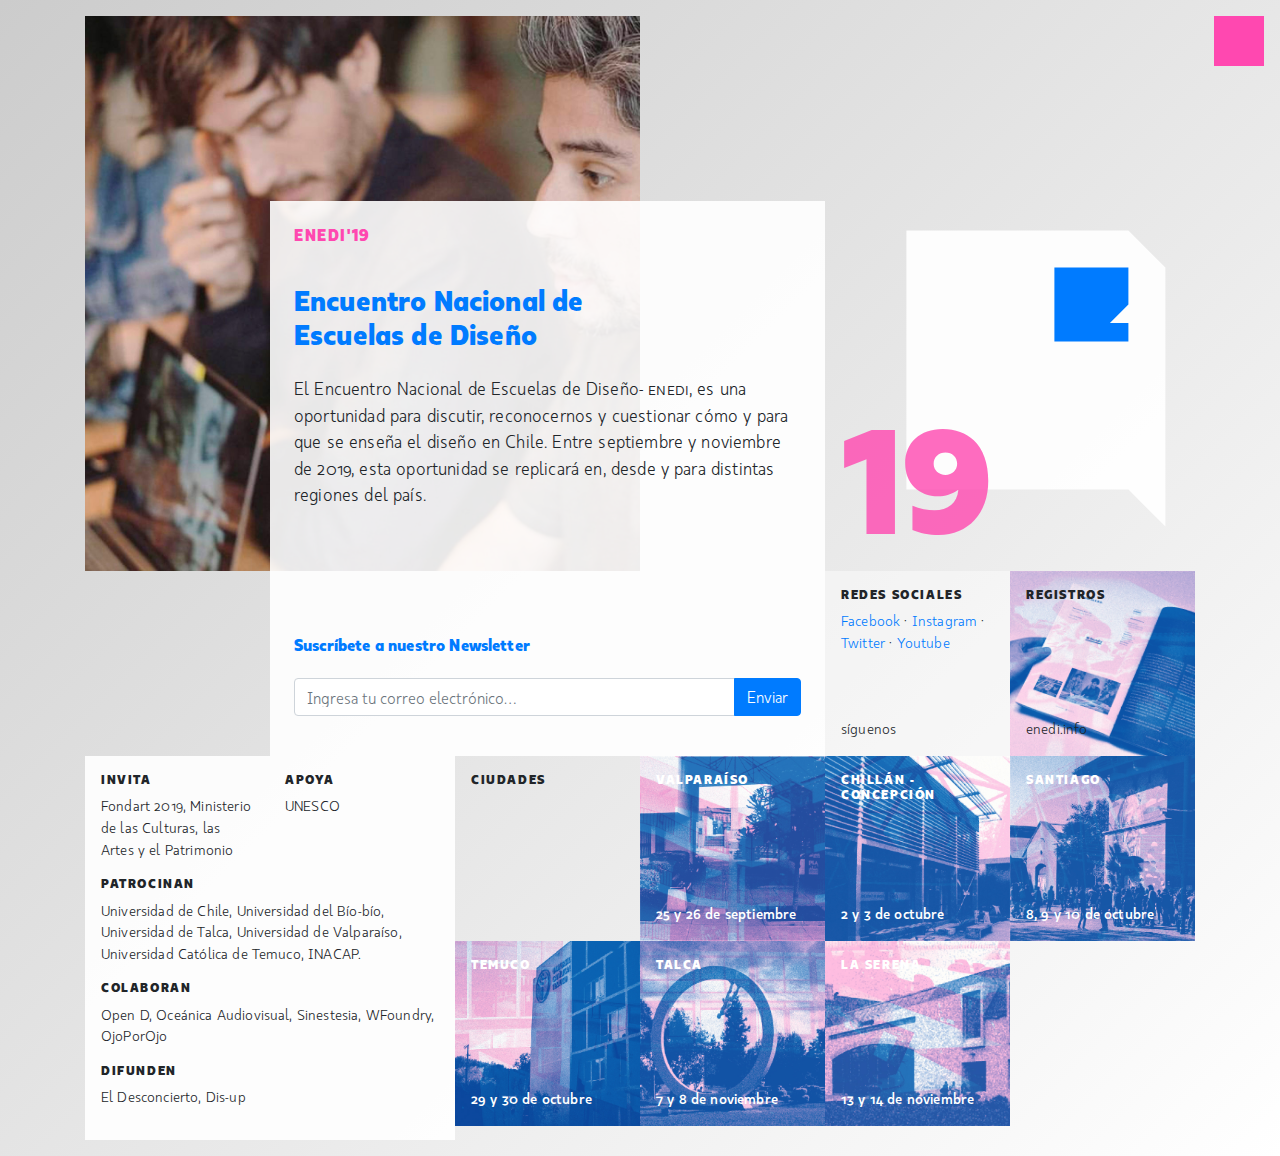
<file: index.html>
<!doctype html>
<html lang="es">

<head>
    <!-- Required meta tags -->
    <meta charset="utf-8">
    <meta name="viewport" content="width=device-width, initial-scale=1, shrink-to-fit=no">
    <meta name="robots" content="noindex,nofollow">
    <!-- Bootstrap CSS -->
    <link rel="stylesheet" href="https://stackpath.bootstrapcdn.com/bootstrap/4.3.1/css/bootstrap.min.css" integrity="sha384-ggOyR0iXCbMQv3Xipma34MD+dH/1fQ784/j6cY/iJTQUOhcWr7x9JvoRxT2MZw1T" crossorigin="anonymous">
    <link rel="stylesheet" href="https://use.fontawesome.com/releases/v5.8.2/css/all.css" integrity="sha384-oS3vJWv+0UjzBfQzYUhtDYW+Pj2yciDJxpsK1OYPAYjqT085Qq/1cq5FLXAZQ7Ay" crossorigin="anonymous">
    <link rel="stylesheet" href="style.css">
    <title>ENEDI'19</title>
</head>


<body>

    <a class="menu-toggle" href="#">
        <i class="fas fa-bars"></i>
    </a>

    <nav id="sidebar-wrapper">
        <ul class="sidebar-nav">
            <li class="sidebar-brand">
                <a class="js-scroll-trigger" href="index.html">ENEDI'19</a>
            </li>
            <li class="sidebar-nav-item">
                <a class="js-scroll-trigger" href="page.html">SOMOS (Manifiesto, Objetivos, Equipo)</a>
            </li>
            <li class="sidebar-nav-item">
                <a class="js-scroll-trigger" href="page.html">VERSIONES (2017, 2014, ANTECEDENTES)</a>
            </li>
             <li class="sidebar-nav-item">
                <a class="js-scroll-trigger" href="page.html">KIT DE PRENSA</a>
            </li>
             <li class="sidebar-nav-item">
                <a class="js-scroll-trigger" href="page.html">NOTICIAS</a>
            </li>
             <li class="sidebar-nav-item">
                <a class="js-scroll-trigger" href="page.html">CONTACTO</a>
            </li>
             <li class="sidebar-nav-item">
                <a class="js-scroll-trigger" href="http://www.enedi.info"><i class="fas fa-external-link-alt"></i> ENEDI INFO</a>
            </li>
        </ul>
    </nav>

    <div class="container my-3">
        <!-- - - - - - - - - -->
        <div class="row d-flex no-gutters" id="top">
            <div class="col-3 col-sm-2">
                <div class="abajo d-lg-none d-xl-none">

                        <svg viewBox="0 0 100 100">
                            <g>
                                <path fill="rgb(128,98,216)" d="M70,0H10v75h60l15,15V15L70,0z M70,35L55,50h15v10H25V15h45V35z"/>
                            </g>
                        </svg>

                </div>
            </div>
            <div class="col-9 col-sm-10 col-lg-6 p-3 p-sm-4" id="about">
                <div class="cuadrado">

                <div class="arriba">
                    <h1>ENEDI'19</h1>
                    <h2>Encuentro Nacional de Escuelas de Diseño</h2>
                    <p class="lead">El Encuentro Nacional de Escuelas de Diseño- <span style="font-variant: small-caps;">enedi</span>, es una oportunidad para discutir, reconocernos y cuestionar cómo y para que se enseña el diseño en Chile. Entre septiembre y noviembre de 2019, esta oportunidad se replicará en, desde y para distintas regiones del país.</p>
                </div>
                <div class="abajo">
                    <h3>Suscríbete a nuestro Newsletter</h3>
                    <div class="input-group mb-3">
                    <input type="text" class="form-control" placeholder="Ingresa tu correo electrónico…" aria-label="Ingresa tu correo electrónico…" aria-describedby="button-addon2">
                    <div class="input-group-append">
                    <button class="btn btn-primary" type="button">Enviar</button>
                    </div>
                </div>
                </div>

                </div>
            </div>
            <div class="col-12 col-lg-4">
                <div class="row d-flex no-gutters">
                    <div class="col-12 d-none d-lg-block d-xl-block">
                       <svg viewBox="0 0 100 100">
                        <g transform="translate(-8,8)">
                            <polygon fill="white" opacity=".9" points="100,10 90,0 30,0 30,70 90,70 100,80"/>
                            <polygon fill="rgb(0,123,255)" points="90,20 90,10 70,10 70,30 90,30 90,25 85,25"/>
                        </g>
                            <text x="5" y="90" fill="rgb(255,72,176)" opacity=".8" style="font-size:40px; font-family: 'KappaDisplay', sans-serif;font-weight: 900;">19</text>
                        </svg>
                    </div>
                    <div class="col-md-6 p-3" id="social">
                        <div class="cuadrado">


                            <div class="arriba">
                                <h4>redes sociales</h4>
                                <p><a href="https://www.facebook.com/enedi.cl/">Facebook</a> · <a href="https://www.instagram.com/enedi.cl/">Instagram</a> · <a href="https://twitter.com/enedicl">Twitter</a> · <a href="https://www.youtube.com/user/enedi14">Youtube</a></p>
                            </div>

                            <div class="abajo">
                                <p>síguenos</p>
                            </div>

                        </div>
                    </div>
                    <div class="col-md-6 p-3" id="info">
                        <div class="cuadrado">
                        <div class="arriba">
                            <h4>registros</h4>
                        </div>

                        <div class="abajo">
                            <p>enedi.info</p>
                        </div>

                        </div>
                    </div>
                </div>
            </div>
        </div>
        <!-- - - - - - - - - -->
        <div class="row d-flex no-gutters">


            <div class="col-12 col-lg-8 order-lg-2">
                <div class="row d-flex no-gutters">

                    <!-- ------ -->

                    <div class="col-6 col-sm-6 col-md-3 col-lg-3 p-3">
                        <div class="cuadrado">
                            <div class="arriba"><h4>Ciudades</h4></div>
                        </div>
                    </div>

                    <!-- ------ -->

                    <div class="col-6 col-sm-6 col-md-3 col-lg-3 p-3" id="valpo">
                        <div class="cuadrado">
                            <div class="arriba text-white"><h4>Valparaíso</h4></div>
                            <div class="abajo"><a href="#">25 y 26 de septiembre</a></div>
                        </div>
                    </div>

                    <!-- ------ -->


                    <div class="col-6 col-sm-6 col-md-3 col-lg-3 p-3" id="concellan">
                        <div class="cuadrado">
                            <div class="arriba text-white"><h4>Chillán -<br/>Concepción</h4></div>
                            <div class="abajo"><a href="#">2 y 3 de octubre</a></div>
                        </div>
                    </div>

                    <!-- ------ -->

                    <div class="col-6 col-sm-6 col-md-3 col-lg-3 p-3" id="stgo">
                        <div class="cuadrado">
                            <div class="arriba text-white"><h4>Santiago</h4></div>
                            <div class="abajo"><a href="#">8, 9 y 10 de octubre</a></div>
                        </div>
                    </div>

                    <!-- ------ -->


                    <div class="col-6 col-sm-6 col-md-3 col-lg-3 p-3" id="temuco">
                        <div class="cuadrado">
                            <div class="arriba text-white"><h4>Temuco</h4></div>
                            <div class="abajo"><a href="#">29 y 30 de octubre</a></div>
                        </div>
                    </div>

                    <!-- ------ -->

                    <div class="col-6 col-sm-6 col-md-3 col-lg-3 p-3" id="talca">
                        <div class="cuadrado">
                            <div class="arriba text-white"><h4>Talca</h4></div>
                            <div class="abajo"><a href="#">7 y 8 de noviembre</a></div>
                        </div>
                    </div>

                    <!-- ------ -->

                    <div class="col-6 col-sm-6 col-md-3 col-lg-3 p-3" id="serena">
                        <div class="cuadrado">
                            <div class="arriba text-white"><h4>La Serena</h4></div>
                            <div class="abajo"><a href="#">13 y 14 de noviembre</a></div>
                        </div>
                    </div>

                    <!-- ------ -->

                    <div class="col-6 col-sm-6 col-md-3 col-lg-3 p-3">
                        <div class="cuadrado"></div>
                    </div>
                </div>
            </div>

            <div class="col-lg-4 p-3 order-lg-1" id="support">
                <div class="cuadrado">
                    <div class="row">
                        <div class="col-6">
                        <h4>invita</h4>
                        <p>Fondart 2019, Ministerio de las Culturas, las Artes y el Patrimonio</p>
                        </div>
                        <div class="col-3">
                        <h4>apoya</h4>
                        <p>UNESCO</p>
                        </div>
                        <div class="col-12">
                        <h4>patrocinan</h4>
                        <p>Universidad de Chile, Universidad del Bío-bío, Universidad de Talca, Universidad de Valparaíso, Universidad Católica de Temuco, INACAP.</p>
                        </div>
                        <div class="col-12">
                        <h4>colaboran</h4>
                        <p>Open D, Oceánica Audiovisual, Sinestesia, WFoundry, OjoPorOjo</p>
                        </div>
                        <div class="col-12">
                        <h4>difunden</h4>
                        <p>El Desconcierto, Dis-up</p>
                        </div>
                    </div>



                </div>
            </div>


        </div>
        <!-- - - - - - - - - -->
    </div>


    <!-- Optional JavaScript -->
    <!-- jQuery first, then Popper.js, then Bootstrap JS -->
    <script src="https://code.jquery.com/jquery-3.3.1.slim.min.js" integrity="sha384-q8i/X+965DzO0rT7abK41JStQIAqVgRVzpbzo5smXKp4YfRvH+8abtTE1Pi6jizo" crossorigin="anonymous"></script>
    <script src="https://cdnjs.cloudflare.com/ajax/libs/popper.js/1.14.7/umd/popper.min.js" integrity="sha384-UO2eT0CpHqdSJQ6hJty5KVphtPhzWj9WO1clHTMGa3JDZwrnQq4sF86dIHNDz0W1" crossorigin="anonymous"></script>
    <script src="https://stackpath.bootstrapcdn.com/bootstrap/4.3.1/js/bootstrap.min.js" integrity="sha384-JjSmVgyd0p3pXB1rRibZUAYoIIy6OrQ6VrjIEaFf/nJGzIxFDsf4x0xIM+B07jRM" crossorigin="anonymous"></script>

    <script>

    var w, h_full, h_half, h_quarter

    $(window).on('load resize', function () {
        w = Number(document.getElementsByTagName("body")[0].offsetWidth);
        h_grande = Number(document.getElementById("about").offsetWidth);
        h_medio = Number(document.getElementById("support").offsetWidth)
        h_chico = Number(document.getElementById("stgo").offsetWidth);

        console.log(w);
        console.log(h_grande);
        console.log(h_medio);
        console.log(h_chico);



        $("#brand").css("min-height", (h_medio) + "px");
        $("#support").css("min-height", (h_medio) + "px");

        $("#top").css("padding-top", (h_chico) + "px");

        $("#social,#info,#temuco,#valpo,#temuco,#concellan,#serena,#stgo").css("min-height", (h_chico) + "px");

        if(w < 576){
            $("#top").css("padding-top", (h_chico/2) + "px");
        }

        if(w > 992){
            $("#about").css("min-height", (h_grande) + "px");
        }

    });

    $(".menu-toggle").click(function(e) {
        e.preventDefault();
        $("#sidebar-wrapper").toggleClass("active");
        $(".menu-toggle > .fa-bars, .menu-toggle > .fa-times").toggleClass("fa-bars fa-times");
        $(this).toggleClass("active");
    });

    $('#sidebar-wrapper .js-scroll-trigger').click(function() {
            $("#sidebar-wrapper").removeClass("active");
            $(".menu-toggle").removeClass("active");
            $(".menu-toggle > .fa-bars, .menu-toggle > .fa-times").toggleClass("fa-bars fa-times");
    });
</script>

</body>

</html>
</file>
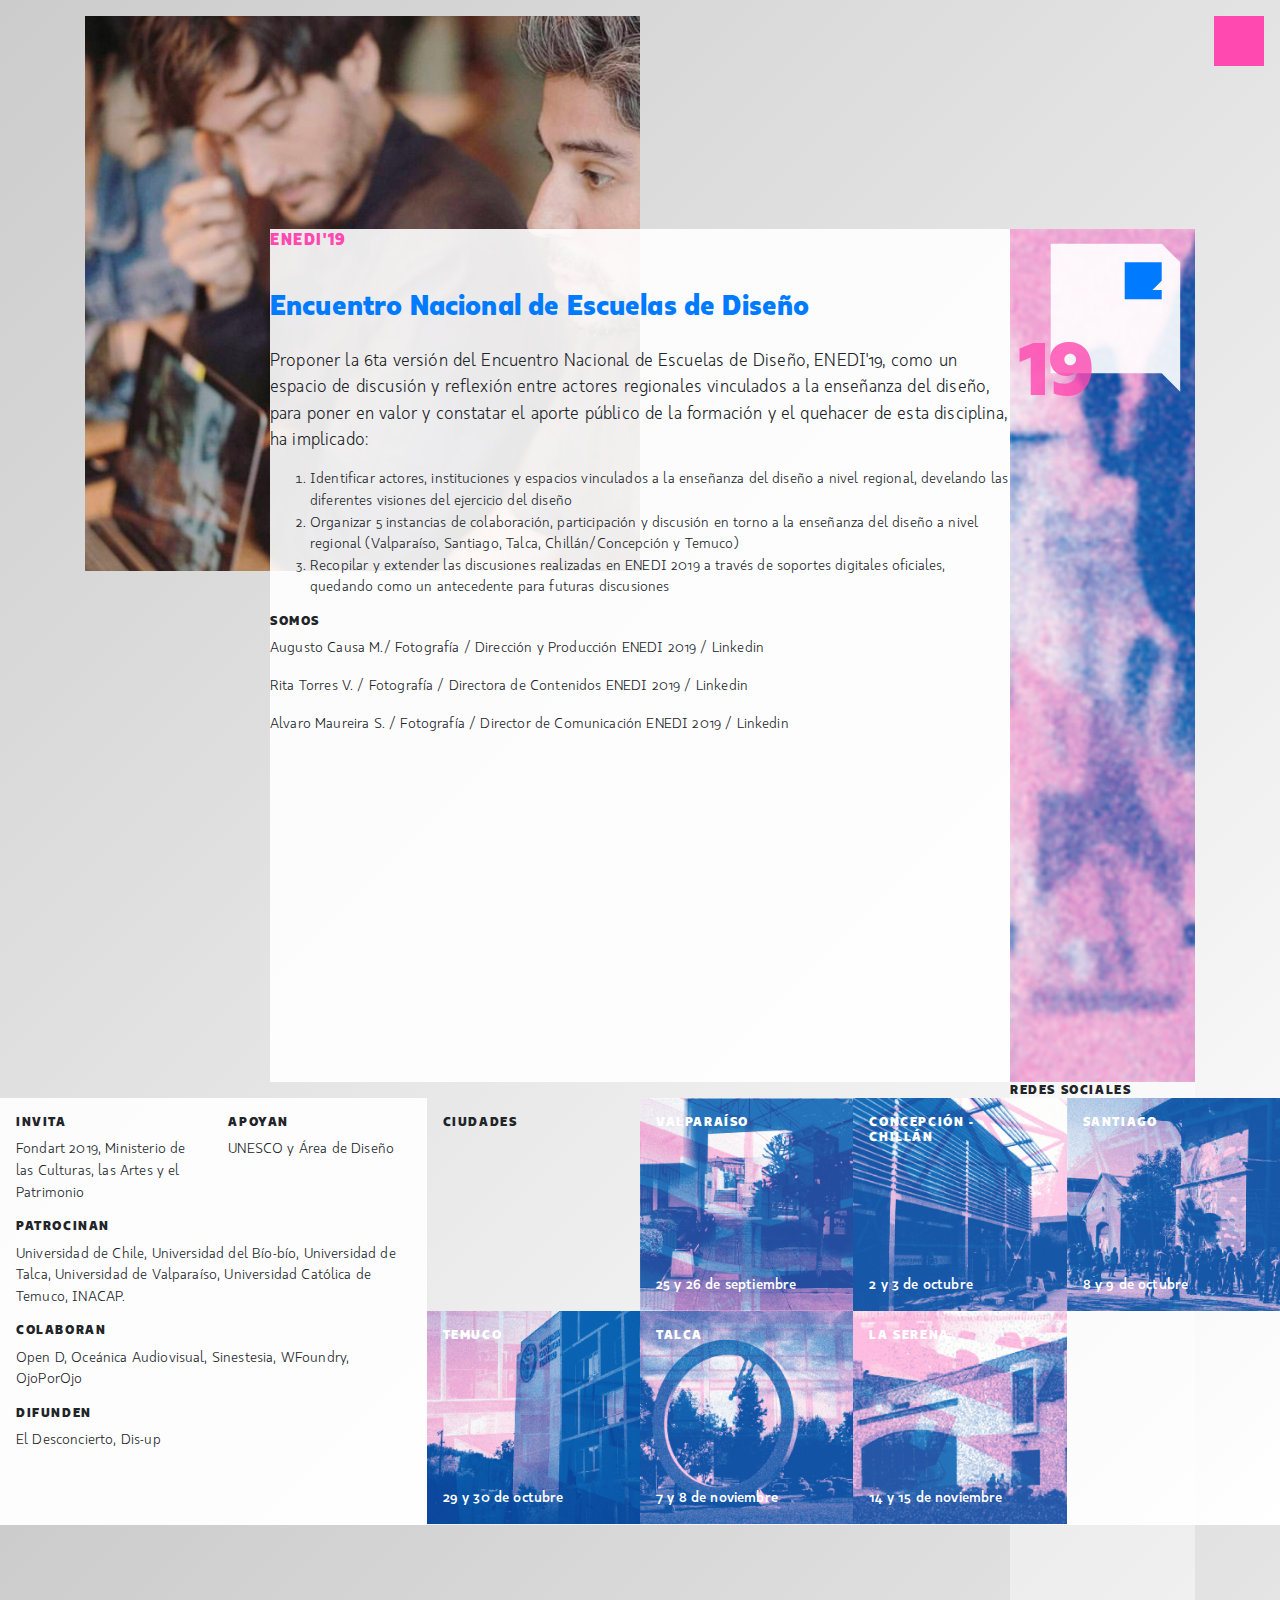
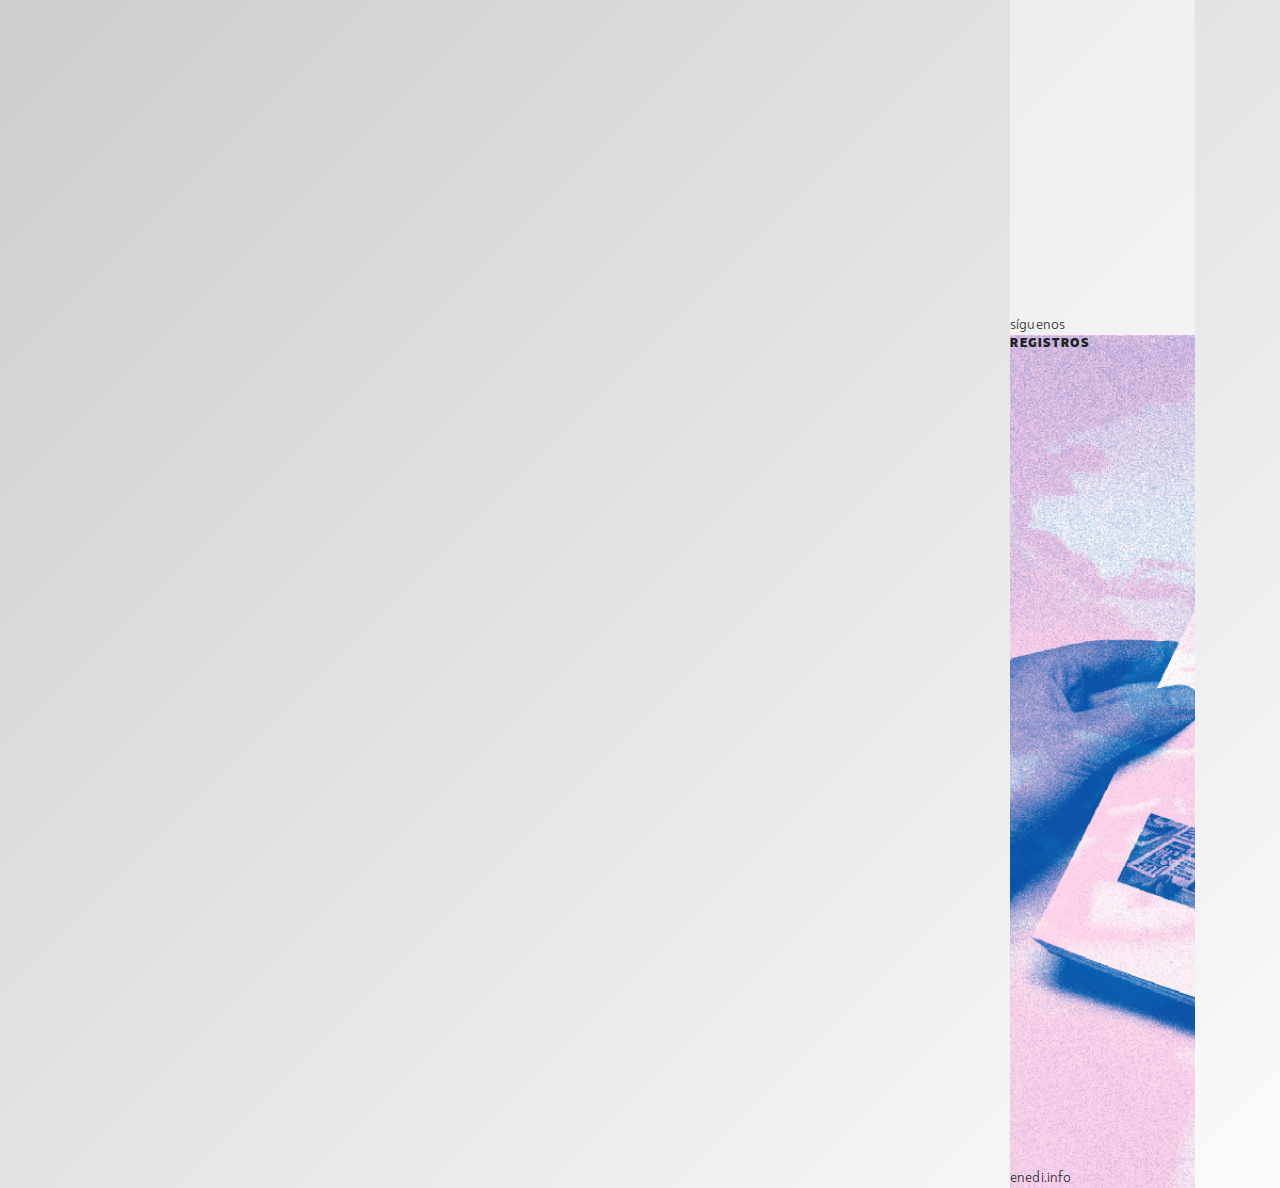
<file: page.html>
<!doctype html>
<html lang="es">

<head>
    <!-- Required meta tags -->
    <meta charset="utf-8">
    <meta name="viewport" content="width=device-width, initial-scale=1, shrink-to-fit=no">
    <meta name="robots" content="noindex,nofollow">
    <!-- Bootstrap CSS -->
    <link rel="stylesheet" href="https://stackpath.bootstrapcdn.com/bootstrap/4.3.1/css/bootstrap.min.css" integrity="sha384-ggOyR0iXCbMQv3Xipma34MD+dH/1fQ784/j6cY/iJTQUOhcWr7x9JvoRxT2MZw1T" crossorigin="anonymous">
    <link rel="stylesheet" href="https://use.fontawesome.com/releases/v5.8.2/css/all.css" integrity="sha384-oS3vJWv+0UjzBfQzYUhtDYW+Pj2yciDJxpsK1OYPAYjqT085Qq/1cq5FLXAZQ7Ay" crossorigin="anonymous">
    <link rel="stylesheet" href="style.css">
    <title>ENEDI'19</title>
</head>


<body>

    <a class="menu-toggle" href="#">
        <i class="fas fa-bars"></i>
    </a>

    <nav id="sidebar-wrapper">
        <ul class="sidebar-nav">
            <li class="sidebar-brand">
                <a class="js-scroll-trigger" href="index.html">ENEDI'19</a>
            </li>
            <li class="sidebar-nav-item">
                <a class="js-scroll-trigger" href="page.html">SOMOS (Manifiesto, Objetivos, Equipo)</a>
            </li>
            <li class="sidebar-nav-item">
                <a class="js-scroll-trigger" href="page.html">VERSIONES (2017, 2014, ANTECEDENTES)</a>
            </li>
             <li class="sidebar-nav-item">
                <a class="js-scroll-trigger" href="page.html">KIT DE PRENSA</a>
            </li>
             <li class="sidebar-nav-item">
                <a class="js-scroll-trigger" href="page.html">NOTICIAS</a>
            </li>
             <li class="sidebar-nav-item">
                <a class="js-scroll-trigger" href="page.html">CONTACTO</a>
            </li>
             <li class="sidebar-nav-item">
                <a class="js-scroll-trigger" href="http://www.enedi.info"><i class="fas fa-external-link-alt"></i> ENEDI INFO</a>
            </li>
        </ul>
    </nav>

    <div class="container my-3">
        <!-- - - - - - - - - -->
        <div class="row d-flex no-gutters" id="top">
            <div class="col-3 col-sm-2">
                <div class="abajo d-lg-none d-xl-none">

                        <svg viewBox="0 0 100 100">
                            <g>
                                <path fill="rgb(128,98,216)" d="M70,0H10v75h60l15,15V15L70,0z M70,35L55,50h15v10H25V15h45V35z"/>
                            </g>
                        </svg>
                    
                </div>
            </div>
            <div class="col-9 col-sm-8" id="about">

                    <h1>ENEDI'19</h1>
                    <h2>Encuentro Nacional de Escuelas de Diseño</h2>
                    <p class="lead">Proponer la 6ta versión del Encuentro Nacional de Escuelas de Diseño, ENEDI'19, como un espacio de discusión y reflexión entre actores regionales vinculados a la enseñanza del diseño, para poner en valor y constatar el aporte público de la formación y el quehacer de esta disciplina, ha implicado:</p>
                    <ol>
                    <li>Identificar actores, instituciones y espacios vinculados a la enseñanza del diseño a nivel regional, develando las diferentes visiones del ejercicio del diseño</li>
                    <li>Organizar 5 instancias de colaboración, participación y discusión en torno a la enseñanza del diseño a nivel regional (Valparaíso, Santiago, Talca, Chillán/Concepción y Temuco)</li>
                    <li>Recopilar y extender las discusiones realizadas en ENEDI 2019 a través de soportes digitales oficiales, quedando como un antecedente para futuras discusiones</li>
                    </ol>
                    <h4>Somos</h4>
                    <p>Augusto Causa M./  Fotografía / Dirección y Producción ENEDI 2019 / Linkedin</p>
                    <p>Rita Torres V. / Fotografía / Directora de Contenidos ENEDI 2019 / Linkedin</p>
                    <p>Alvaro Maureira S. / Fotografía / Director de Comunicación ENEDI 2019 / Linkedin</p>

            </div>
            
            <div class="col-12 col-sm-2">
                    <div id="brand" class="cuadrado">
                        
                       <svg viewBox="0 0 100 100">
                        <g transform="translate(-8,8)">
                            <polygon fill="white" opacity=".9" points="100,10 90,0 30,0 30,70 90,70 100,80"/>
                            <polygon fill="rgb(0,123,255)" points="90,20 90,10 70,10 70,30 90,30 90,25 85,25"/>
                        </g>
                            <text x="5" y="90" fill="rgb(255,72,176)" opacity=".8" style="font-size:40px; font-family: 'KappaDisplay', sans-serif;font-weight: 900;">19</text>
                        </svg>

                    </div>
                    <div id="social" class="cuadrado">                            

                            <div class="arriba">
                                <h4>redes sociales</h4>
                                <p><a href="https://www.facebook.com/enedi.cl/">Facebook</a> · <a href="https://www.instagram.com/enedi.cl/">Instagram</a> · <a href="https://twitter.com/enedicl">Twitter</a> · <a href="https://www.youtube.com/user/enedi14">Youtube</a></p>
                            </div>

                            <div class="abajo">
                                <p>síguenos</p>
                            </div>

                    </div>
                    <div id="info" class="cuadrado">
                        <div class="arriba">
                            <h4>registros</h4>
                        </div>

                        <div class="abajo">
                            <p>enedi.info</p>
                        </div>

                    </div>
                </div>
            </div>
        </div>
        <!-- - - - - - - - - -->
        <div class="row d-flex no-gutters">


            <div class="col-12 col-lg-8 order-lg-2">
                <div class="row d-flex no-gutters">
                    
                    <!-- ------ -->
                    
                    <div class="col-6 col-sm-6 col-md-3 col-lg-3 p-3">
                        <div class="cuadrado">
                            <div class="arriba"><h4>Ciudades</h4></div>
                        </div>
                    </div>

                    <!-- ------ -->
                    
                    <div class="col-6 col-sm-6 col-md-3 col-lg-3 p-3" id="valpo">
                        <div class="cuadrado">
                            <div class="arriba text-white"><h4>Valparaíso</h4></div>
                            <div class="abajo"><a href="#">25 y 26 de septiembre</a></div>
                        </div>
                    </div>

                    <!-- ------ -->


                    <div class="col-6 col-sm-6 col-md-3 col-lg-3 p-3" id="concellan">
                        <div class="cuadrado">
                            <div class="arriba text-white"><h4>Concepción -<br />Chillán</h4></div>
                            <div class="abajo"><a href="#">2 y 3 de octubre</a></div>
                        </div>
                    </div>

                    <!-- ------ -->     

                    <div class="col-6 col-sm-6 col-md-3 col-lg-3 p-3" id="stgo">
                        <div class="cuadrado">
                            <div class="arriba text-white"><h4>Santiago</h4></div>
                            <div class="abajo"><a href="#">8 y 9 de octubre</a></div>
                        </div>
                    </div>

                    <!-- ------ -->               
 
 
                    <div class="col-6 col-sm-6 col-md-3 col-lg-3 p-3" id="temuco">
                        <div class="cuadrado">
                            <div class="arriba text-white"><h4>Temuco</h4></div>
                            <div class="abajo"><a href="#">29 y 30 de octubre</a></div>
                        </div>
                    </div>

                    <!-- ------ -->
 
                    <div class="col-6 col-sm-6 col-md-3 col-lg-3 p-3" id="talca">
                        <div class="cuadrado">
                            <div class="arriba text-white"><h4>Talca</h4></div>
                            <div class="abajo"><a href="#">7 y 8 de noviembre</a></div>
                        </div>
                    </div>

                    <!-- ------ -->

                    <div class="col-6 col-sm-6 col-md-3 col-lg-3 p-3" id="serena">
                        <div class="cuadrado">
                            <div class="arriba text-white"><h4>La Serena</h4></div>
                            <div class="abajo"><a href="#">14 y 15 de noviembre</a></div>
                        </div>
                    </div>

                    <!-- ------ -->

                    <div class="col-6 col-sm-6 col-md-3 col-lg-3 p-3">
                        <div class="cuadrado"></div>
                    </div>
                </div>
            </div>  

            <div class="col-lg-4 p-3 order-lg-1" id="support">
                <div class="cuadrado">
                    <div class="row">
                        <div class="col-6">
                        <h4>invita</h4>
                        <p>Fondart 2019, Ministerio de las Culturas, las Artes y el Patrimonio</p>                            
                        </div>
                        <div class="col-6">
                        <h4>apoyan</h4>
                        <p>UNESCO y Área de Diseño</p>                            
                        </div>
                        <div class="col-12">
                        <h4>patrocinan</h4>
                        <p>Universidad de Chile, Universidad del Bío-bío, Universidad de Talca, Universidad de Valparaíso, Universidad Católica de Temuco, INACAP.</p>                            
                        </div>
                        <div class="col-12">
                        <h4>colaboran</h4>
                        <p>Open D, Oceánica Audiovisual, Sinestesia, WFoundry, OjoPorOjo</p>
                        </div>
                        <div class="col-12">
                        <h4>difunden</h4>
                        <p>El Desconcierto, Dis-up</p>
                        </div>
                    </div>



                </div>
            </div>


        </div>
        <!-- - - - - - - - - -->
    </div>


    <!-- Optional JavaScript -->
    <!-- jQuery first, then Popper.js, then Bootstrap JS -->
    <script src="https://code.jquery.com/jquery-3.3.1.slim.min.js" integrity="sha384-q8i/X+965DzO0rT7abK41JStQIAqVgRVzpbzo5smXKp4YfRvH+8abtTE1Pi6jizo" crossorigin="anonymous"></script>
    <script src="https://cdnjs.cloudflare.com/ajax/libs/popper.js/1.14.7/umd/popper.min.js" integrity="sha384-UO2eT0CpHqdSJQ6hJty5KVphtPhzWj9WO1clHTMGa3JDZwrnQq4sF86dIHNDz0W1" crossorigin="anonymous"></script>
    <script src="https://stackpath.bootstrapcdn.com/bootstrap/4.3.1/js/bootstrap.min.js" integrity="sha384-JjSmVgyd0p3pXB1rRibZUAYoIIy6OrQ6VrjIEaFf/nJGzIxFDsf4x0xIM+B07jRM" crossorigin="anonymous"></script>

    <script>

    var w, h_full, h_half, h_quarter

    $(window).on('load resize', function () {
        w = Number(document.getElementsByTagName("body")[0].offsetWidth);
        h_grande = Number(document.getElementById("about").offsetWidth);
        h_medio = Number(document.getElementById("support").offsetWidth)
        h_chico = Number(document.getElementById("stgo").offsetWidth);

        console.log(w);
        console.log(h_grande);
        console.log(h_medio);
        console.log(h_chico);

        

        $("#brand").css("min-height", (h_medio) + "px");
        $("#support").css("min-height", (h_medio) + "px");

        $("#top").css("padding-top", (h_chico) + "px");

        $("#social,#info,#temuco,#valpo,#temuco,#concellan,#serena,#stgo").css("min-height", (h_chico) + "px");

        if(w < 576){
            $("#top").css("padding-top", (h_chico/2) + "px");
        }

        if(w > 992){
            $("#about").css("min-height", (h_grande) + "px");
        }

    });

    $(".menu-toggle").click(function(e) {
        e.preventDefault();
        $("#sidebar-wrapper").toggleClass("active");
        $(".menu-toggle > .fa-bars, .menu-toggle > .fa-times").toggleClass("fa-bars fa-times");
        $(this).toggleClass("active");
    });

    $('#sidebar-wrapper .js-scroll-trigger').click(function() {
            $("#sidebar-wrapper").removeClass("active");
            $(".menu-toggle").removeClass("active");
            $(".menu-toggle > .fa-bars, .menu-toggle > .fa-times").toggleClass("fa-bars fa-times");
    });
</script>

</body>

</html>
</file>
<file: style.css>
@font-face {
  font-family: 'KappaDisplay';
  font-style: normal;
  font-weight: 900;
  src: local('KappaDisplay Black'), local('KappaDisplay-Black'), url(fonts/KappaDisplay-Black.woff2) format('woff2');
}

@font-face {
  font-family: 'KappaText';
  font-style: normal;
  font-weight: 400;
  src: local('KappaText Book'), local('KappaText-Book'), url(fonts/KappaText-Book.woff2) format('woff2');
}

@font-face {
  font-family: 'KappaText Bold';
  font-style: normal;
  font-weight: 800;
  src: local('KappaText Bold'), local('KappaText-Bold'), url(fonts/KappaText-Bold.woff2) format('woff2');
}


body {
    font-family: 'KappaText', sans-serif;
    font-weight: 400;
    letter-spacing: 0.01rem;
    line-height: 1.5;
    font-size: 0.9rem;
    background: linear-gradient(135deg,#ccc,#fff);
}


h1,
h2,
h3,
h4,
h5,
h6,
#year {
    font-family: 'KappaDisplay', sans-serif;
    font-weight: 900;
}


h1 {
    font-size: 1rem;
    padding-bottom: 1rem;
    letter-spacing: 0.1rem;
    color: rgb(255,72,176);
}

h2 {
    font-size: 1.75rem;
    color: rgb(0,123,255);
    padding: 1rem 0;
    max-width:75%;
}

@media screen and (orientation:portrait){
 h2{max-width:95%;}   
}


h3 {
    font-size: 1rem;
    padding: 2rem 0 1rem 0;
    color: rgb(0,123,255);
}

h4 {
    font-size: 0.8rem;
    text-transform: uppercase;
    letter-spacing: 0.1rem;
}

p.lead {
    font-size: 1.1rem;
}

#top {
    background: transparent url('img/fondo-1.jpg') 0 0 no-repeat;
    background-size: 50% auto;
}

@media screen and (max-width: 992px){
 #top {
    background: transparent url('img/fondo-1.jpg') 0 0 no-repeat;
    background-size: 75% auto;
}   
}


.cuadrado{
    position:relative;
    width:100%;
    height:100%;
}

.arriba {
    position: absolute;
    top: 0;
    left: 0;
    right: 0;
}

.abajo {
    position: absolute;
    bottom: 0;
    left: 0;
    right: 0;
}

.abajo a{
    color:white;
    font-family: 'KappaText Bold', sans-serif;
    font-weight: 800;    
}

.abajo a:hover{
    color:rgb(255,72,176);
    transition: all ease .5s;
    text-decoration: none;
}

@media screen and (max-width:992px){

    #about .arriba{position:relative;} 
    #about .abajo{position:relative; padding-top:3rem;}
}

.abajo p {
    margin-bottom: 0;
    padding-bottom: 0;
    margin-top: 0.5rem;
}

@keyframes rojos {
    from {
        fill: rgb(0, 127, 246)
    }
    to {
        fill: rgb(255, 62, 181)
    }
}

@keyframes azules {
    from {
        fill: rgb(255, 62, 181)
    }
    to {
        fill: rgb(0, 127, 246)
    }
}

.rojo {
    animation-name: rojos;
    animation-duration: 4s;
    animation-iteration-count: infinite;
    animation-direction: alternate;
}

.azul {
    animation-name: azules;
    animation-duration: 4s;
    animation-iteration-count: infinite;
    animation-direction: alternate;
}


/* Side Menu */

#sidebar-wrapper {
    position: fixed;
    top: 0;
    z-index: 2;
    right: 0;
    width: 250px;
    height: 100%;
    -webkit-transition: all 0.4s ease 0s;
    transition: all 0.4s ease 0s;
    -webkit-transform: translateX(250px);
    transform: translateX(250px);
    background:rgb(255,72,176);
}

.sidebar-nav {
    position: absolute;
    top: 0;
    width: 250px;
    margin: 0;
    padding: 0;
    list-style: none;
}

.sidebar-nav li.sidebar-nav-item a {
    display: block;
    text-decoration: none;
    color: #fff;
    padding: 15px;
}

.sidebar-nav li a:hover {
    text-decoration: none;
    color: #fff;
    background: rgb(191,85,196);
}

.sidebar-nav li a:active,
.sidebar-nav li a:focus {
    text-decoration: none;
}

.sidebar-nav>.sidebar-brand {
    font-size: 1.2rem;
    height: 80px;
    line-height: 50px;
    padding-top: 15px;
    padding-bottom: 15px;
    padding-left: 15px;
    font-family: 'KappaDisplay', sans-serif;
    font-weight: 900;
    text-transform: uppercase;    
}

.sidebar-nav>.sidebar-brand a {
    color: #fff;
}

.sidebar-nav>.sidebar-brand a:hover {
    color: #fff;
    background: none;
}

#sidebar-wrapper.active {
    right: 250px;
    width: 250px;
    -webkit-transition: all 0.4s ease 0s;
    transition: all 0.4s ease 0s;
}

.menu-toggle {
    position: fixed;
    right: 1rem;
    top: 1rem;
    width: 50px;
    height: 50px;
    text-align: center;
    color: white;
    line-height: 50px;
    z-index: 999;
    border-radius: 0;
    background: rgb(255,72,176);
}

.menu-toggle:hover {
    color: rgb(0,123,255);
    background:transparent;
    transition: all ease .5s;
}


#about, #support{
    background:rgba(255,255,255,.9);
}

#social{
    background:rgba(255,255,255,.45);    
}

#info{
     background:url(img/libro.jpg); 
     background-size:cover;
}


#valpo {
    background: url('img/ciudad-valpo.jpg');
    background-size: cover;
}

#talca {
    background: url('img/ciudad-talca.jpg');
    background-size: cover;
}

#stgo {
    background: url('img/ciudad-stgo.jpg');
    background-size: cover;
}

#concellan {
    background: url('img/ciudad-concellan.jpg');
    background-size: cover;
}

#temuco {
    background: url('img/ciudad-temuco.jpg');
    background-size: cover;
}

#serena {
    background: url('img/ciudad-serena.jpg');
    background-size: cover;
}

#brand{
    background:url('img/brand-1.jpg');
    background-size:cover;
}
</file>
